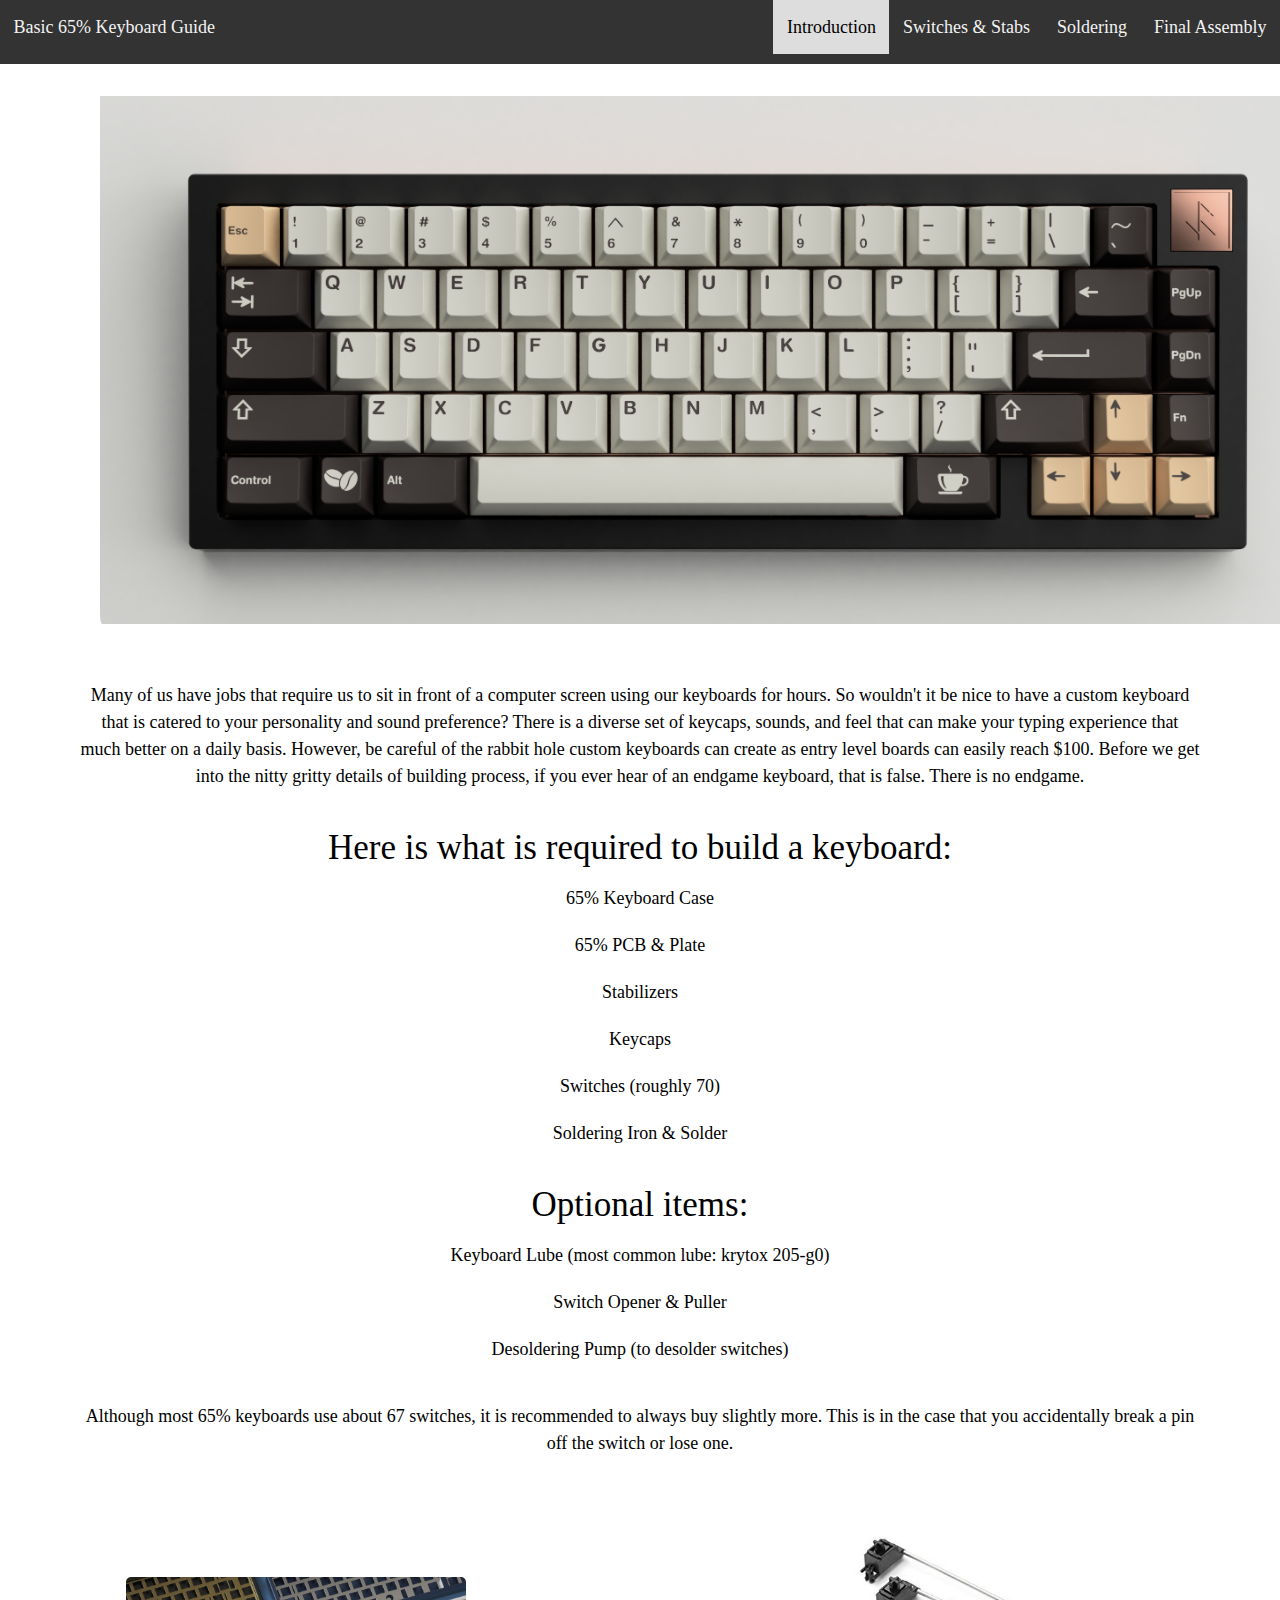
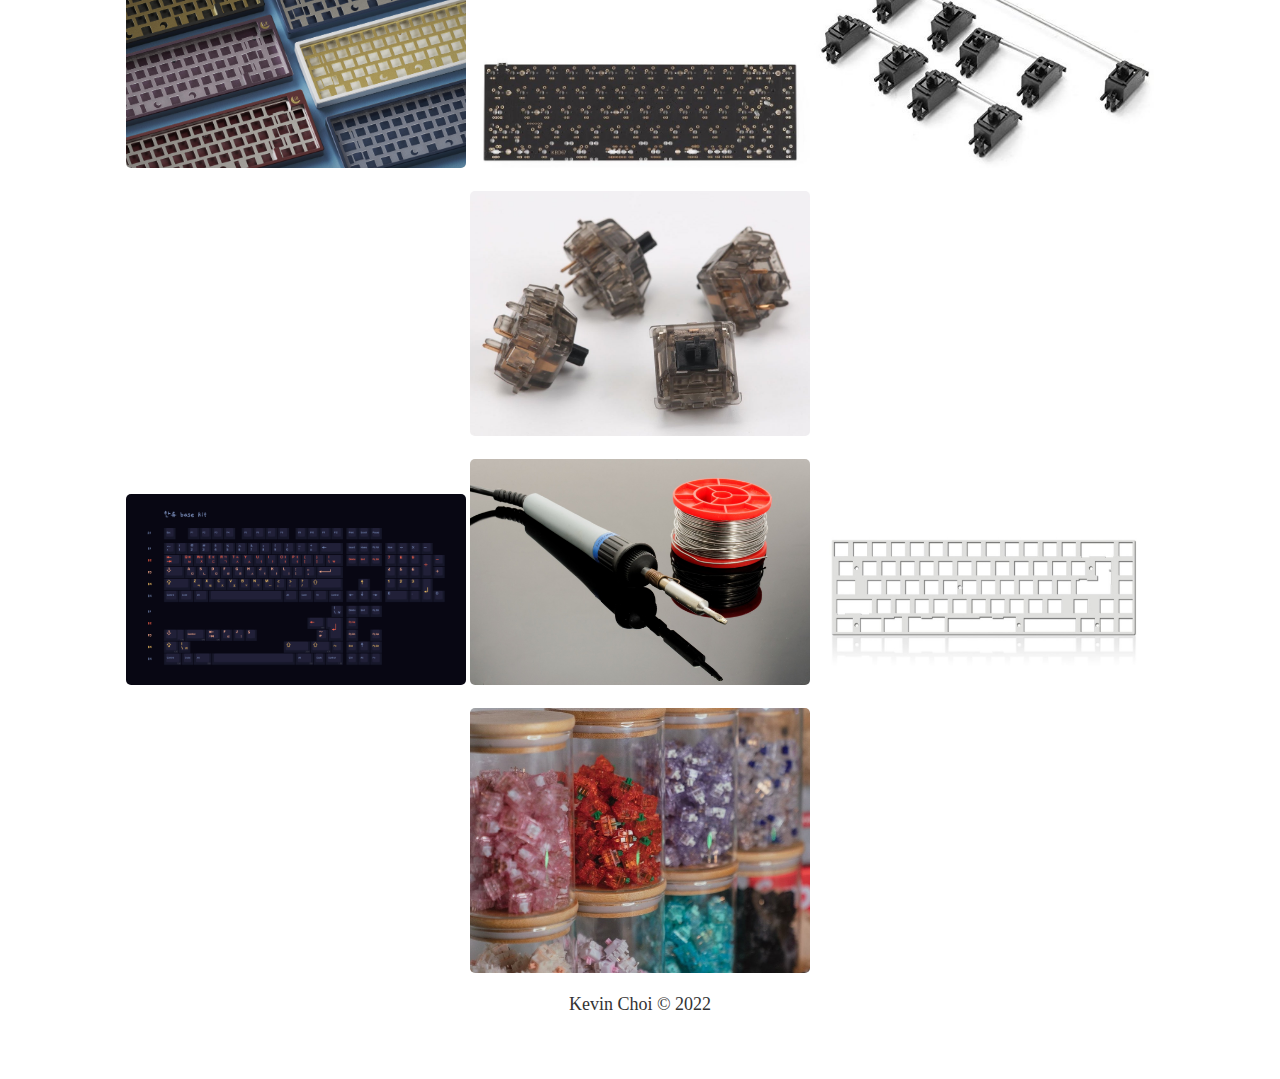
<file: index.html>
<!DOCTYPE html>
<html lang="en">
<head>
	<meta charset="UTF-8">
	<meta name="viewport" content="width=device-width, initial-scale=1.0">
	<link rel="icon" href="images/favicon.ico">
	<link rel="stylesheet" href="css/html5reset.css">
	<link rel="stylesheet" href="css/style.css">
	
	<title>Introduction</title>
</head>
<body>
	<header>
		<nav>
			<ul>
				<li><a href = "assembly.html">Final Assembly</a></li>
				<li><a href = "soldering.html">Soldering</a></li>
				<li><a href = "switches.html">Switches & Stabs</a></li>
				<li class="current"><a>Introduction</a></li>
				<li class ="corner"><a>Basic 65% Keyboard Guide</a></li>
			</ul>
		</nav>
	</header>
	<main id="intro">
		<div class="page">
			<p><img src = "images/iron.png" class = "mainphoto" alt ="rectangular keyboard with cafe style keycaps and a runic badge"></p>
		</div>
		<div class = "page">
			<p>Many of us have jobs that require us to sit in front of a computer screen using
				our keyboards for hours. So wouldn't it be nice to have a custom keyboard that is
				catered to your personality and sound preference? There is a diverse set of keycaps, 
				sounds, and feel that can make your typing experience that much better on a daily basis.
				However, be careful of the rabbit hole custom keyboards can create as entry level boards 
				can easily reach $100. Before we get into the nitty gritty details of building process,
				if you ever hear of an endgame keyboard, that is false. There is no endgame.
			</p>
		</div>
		<div class="page">
			<h1>Here is what is required to build a keyboard:</h1>
		</div>
		<div class="page">
			<p>65% Keyboard Case</p>
			<p>65% PCB & Plate</p>
			<p>Stabilizers</p>
			<p>Keycaps</p>
			<p>Switches (roughly 70)</p>
			<p>Soldering Iron & Solder</p>
		</div>
		<div class="page">
			<h1>Optional items:</h1>
		</div>
		<div class="page">
			<p>Keyboard Lube (most common lube: krytox 205-g0)</p>
			<p>Switch Opener & Puller</p>
			<p>Desoldering Pump (to desolder switches)</p>
		</div>
		
		<p>
		Although most 65% keyboards use about 67 switches, it is recommended to always 
		buy slightly more. This is in the case that you accidentally break a pin off the switch or lose one.
		</p>
		<div class="gallery">
			<img src = "images/nemui.jpeg" alt="white red blue and black hollow keyboard cases"/>
			<img src = "images/pcb.jpeg" alt="65% black pcb example" />
			<img src = "images/stab.jpeg" alt="Black stabilizer example"/>
			<img src = "images/blackinks.jpeg" alt = "Black ink Switch"/>
		</div>
		<div class="gallery">
			<img src = "images/keycaps.png" alt="blue keycaps with hagul/english colored alphas"/>
			<img src = "images/solder.jpeg" alt="grey soldering iron and solder"/>
			<img src = "images/plate.jpeg" alt="65% silver plate example"/>
			<img src = "images/switch.jpeg" alt="keyboard switches in containers"/>
		</div> 
	</main>	
	<footer>
		<p>Kevin Choi &copy; 2022</p>
	</footer>
</body>
</html>
</file>
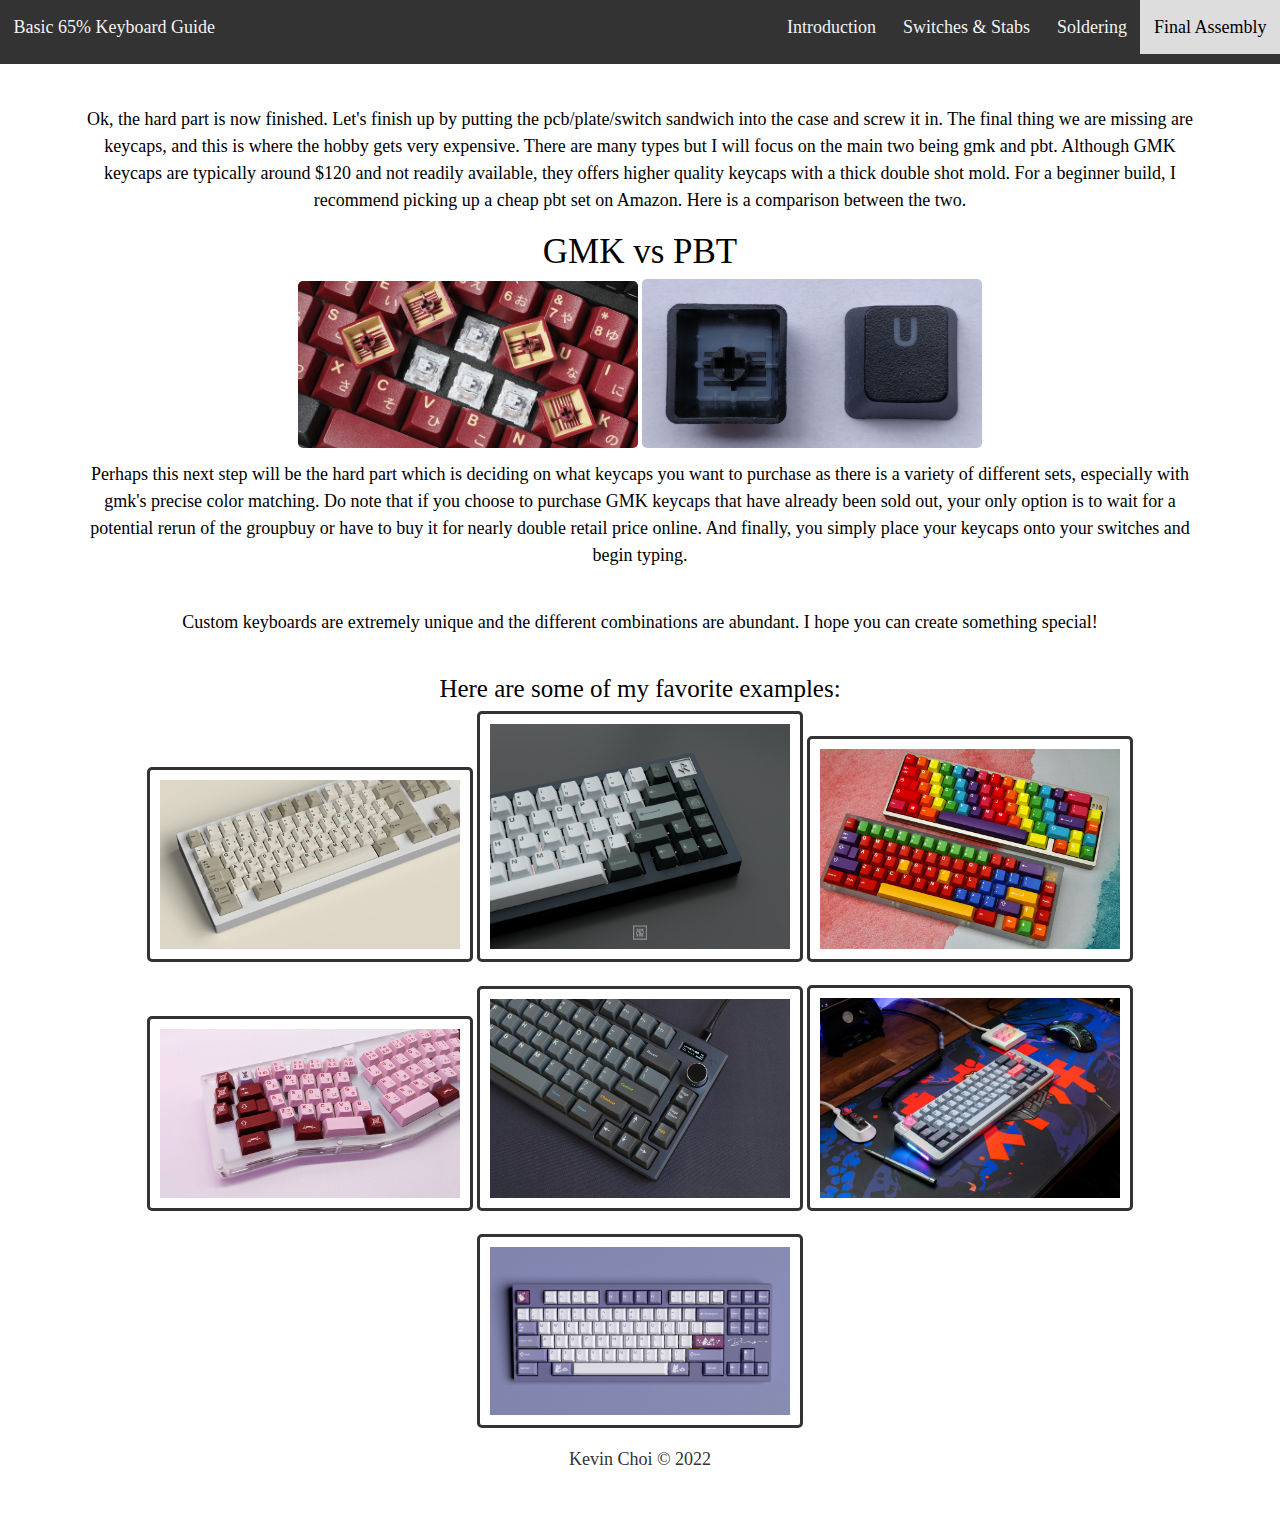
<file: assembly.html>
<!DOCTYPE html>
<html lang="en">
<head>
	<!--  TIP 
	You will find any errors from the head section using the console. -->
	<meta charset="UTF-8">
	<meta name="viewport" content="width=device-width, initial-scale=1.0">
	<link rel="icon" href="images/favicon.ico">
	<link rel="stylesheet" href="css/html5reset.css">
	<link rel="stylesheet" href="css/style.css">
	<title>The Finale</title>
</head>
<body>
	<header>
		<nav>
			<ul>
				<li class = "current"><a>Final Assembly</a></li>
				<li><a href = "soldering.html">Soldering</a></li>
				<li><a href = "switches.html">Switches & Stabs</a></li>
				<li><a href = "index.html" >Introduction</a></li>
				<li class ="corner"><a>Basic 65% Keyboard Guide</a></li>
			</ul>
		</nav>
	</header>
	<main>
	<div class="assemblyp1">
		<p> Ok, the hard part is now finished. Let's finish up by putting the pcb/plate/switch sandwich
			into the case and screw it in. The final thing we are missing are keycaps, and this is where
			the hobby gets very expensive. There are many types but I will focus on the main two being gmk
			and pbt. Although GMK keycaps are typically around $120 and not readily available, they offers 
			higher quality keycaps with a thick double shot mold. For a beginner build, I recommend picking
			up a cheap pbt set on Amazon. Here is a comparison between the two. 
		</p>
		<h1>GMK vs PBT</h1>
	</div>
	<div class="gallery">
		<img src = "images/gmk.jpeg" alt="flipped red gmk keycaps"/>
		<img src = "images/pbt.jpeg" alt="flipped black pbt keycaps"/>
	</div>
	<div class="page">
		<p> Perhaps this next step will be the hard part which is deciding on what keycaps you want to
			purchase as there is a variety of different sets, especially with gmk's precise color matching.
			Do note that if you choose to purchase GMK keycaps that have already been sold out, your only
			option is to wait for a potential rerun of the groupbuy or have to buy it for nearly double
			retail price online. And finally, you simply place your keycaps onto your switches and begin 
			typing.
		</p>
	</div>
	<div class="page">
		<p> Custom keyboards are extremely unique and the different combinations are abundant.
			I hope you can create something special! 
		</p>
	</div>
	<h2>Here are some of my favorite examples:</h2>
	<div class="finalgallery">
		<img src = "images/arabic.jpeg" alt="silver keyboard with beige arabic/english keycaps"/>
		<img src = "images/botanical.jpeg" alt="white and green keycaps on graphite color keyboard"/>
		<img src = "images/pride.jpeg" alt="two keyboards with gmk pride a rainbow keycap set"/>
		<img src = "images/alice.jpeg" alt="red and pink keycaps with hiragana/english alphas"/>
		<img src = "images/satisfaction75.jpeg" alt="Grey keyboard with grey keycaps and a rotating knob"/>
		<img src = "images/space65.jpeg" alt="grey keyboard with grey and dark blue keycaps on a mousepad"/>
		<img src = "images/tuzi.png" alt="purple keyboard with white and purple keycaps"/>
	</div>
	</main>
	<footer>
		<p>Kevin Choi &copy; 2022</p>
	</footer>
</body>
</html>
</file>
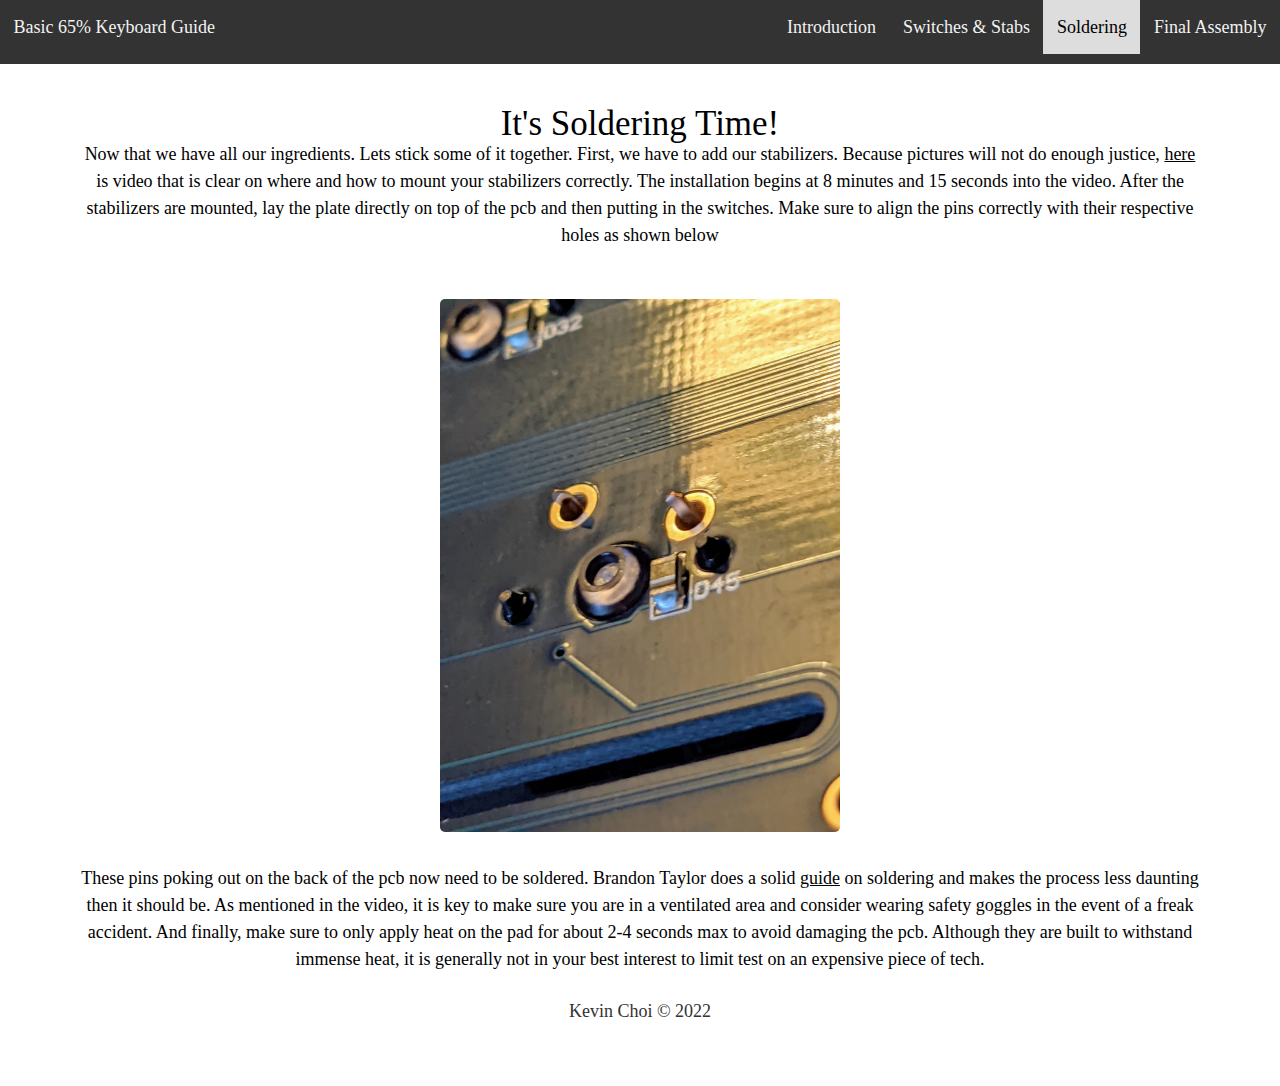
<file: soldering.html>
<!DOCTYPE html>
<html lang="en">
<head>
	<meta charset="UTF-8">
	<meta name="viewport" content="width=device-width, initial-scale=1.0">
	<link rel="icon" href="images/favicon.ico">
	<link rel="stylesheet" href="css/html5reset.css">
	<link rel="stylesheet" href="css/style.css">
	<title>Soldering</title>
</head>
<body>
	<header>
		<nav>
			<ul>
				<li><a href = "assembly.html">Final Assembly</a></li>
				<li class="current"><a>Soldering</a></li>
				<li><a href = "switches.html">Switches & Stabs</a></li>
				<li><a href = "index.html">Introduction</a></li>
				<li class ="corner"><a>Basic 65% Keyboard Guide</a></li>
			</ul>
		</nav>
	</header>
	<main>
	<div class="page" style = "padding-top: 70px;">
		<h1>It's Soldering Time!</h1>
		<p>Now that we have all our ingredients. Lets stick some of it together. First, we have to add our
        stabilizers. Because pictures will not do enough justice, 
		<a href = "https://www.youtube.com/watch?v=K_1_5oBVMqo&t=231s" target="_blank" style="text-decoration: underline;"> here</a> 
		is video that is clear on where and how to mount your stabilizers correctly. The 
        installation begins at 8 minutes and 15 seconds into the video. After the stabilizers are 
        mounted, lay the plate directly on top of the pcb and then putting in the switches. Make sure
        to align the pins correctly with their respective holes as shown below</p>
	</div>
	<div class="page">
     <img src = "images/pins.webp" alt="65% black pcb example"/>
	</div>
	<p>These pins poking out on the back of the pcb now need to be soldered. Brandon Taylor does a solid
        <a href = "https://www.youtube.com/watch?v=d4ujz-noZKk" target="_blank" style="text-decoration: underline;">guide</a> on soldering and makes 
        the process less daunting then it should be. As mentioned in the video, it is key to make sure
        you are in a ventilated area and consider wearing safety goggles in the event of a freak accident.
        And finally, make sure to only apply heat on the pad for about 2-4 seconds max to avoid
        damaging the pcb. Although they are built to withstand immense heat, it is generally not in your
        best interest to limit test on an expensive piece of tech.
    </p>
	</main>
	<footer>
		<p>Kevin Choi &copy; 2022</p>
	</footer>
</body>
</html>
</file>
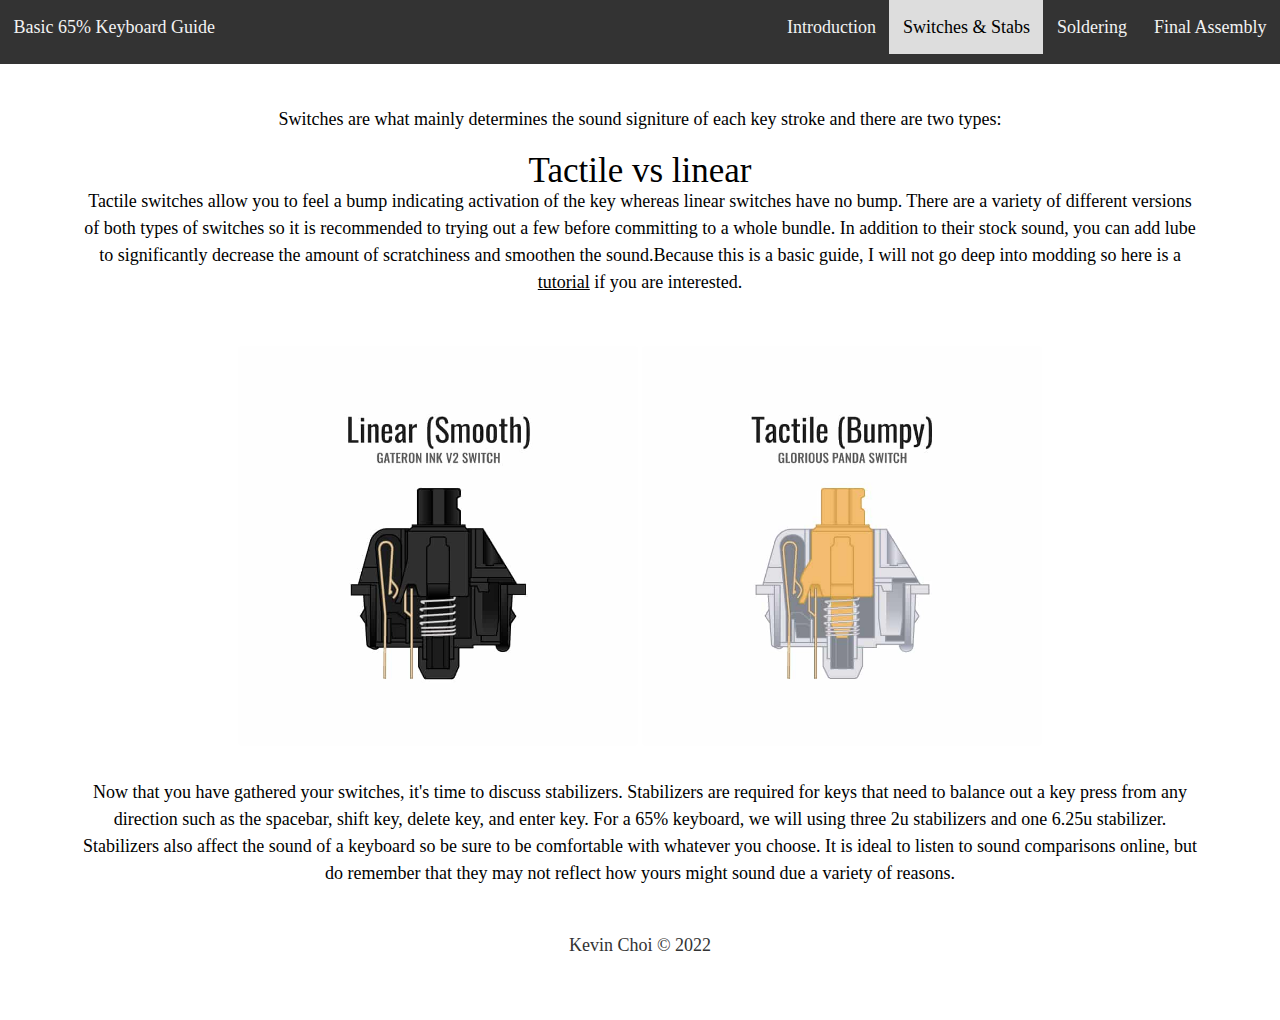
<file: switches.html>
<!DOCTYPE html>
<html lang="en">
<head>
	<meta charset="UTF-8">
	<meta name="viewport" content="width=device-width, initial-scale=1.0">
	<link rel="icon" href="images/favicon.ico">
	<link rel="stylesheet" href="css/html5reset.css">
	<link rel="stylesheet" href="css/style.css">
	
	<title>Switches and Stabs</title>
</head>
<body>
	<header>
		<nav>
			<ul>
				<li><a href = "assembly.html">Final Assembly</a></li>
				<li><a href = "soldering.html">Soldering</a></li>
				<li class="current"><a>Switches & Stabs</a></li>
				<li><a href = "index.html">Introduction</a></li>
				<li class ="corner"><a>Basic 65% Keyboard Guide</a></li>
			</ul>
		</nav>
	</header>
	<main>
		<div class="page" style = "padding-top: 70px;">
            <p>Switches are what mainly determines the sound signiture of each key stroke and there are two types: </p>
			<h1>Tactile vs linear</h1>
			<p>Tactile switches allow you to feel a bump indicating activation of the key whereas linear switches have no bump. There are 
				a variety of different versions of both types of switches so it is recommended to trying out a few before committing 
				to a whole bundle. In addition to their stock sound, you can add lube to significantly decrease the amount of scratchiness and smoothen 
                the sound.Because this is a basic guide, I will not go deep into modding so here is a 
				<a href ="https://www.youtube.com/watch?v=usNx1_d0HbQ" target="_blank" style="text-decoration: underline;">tutorial</a> if you are interested.</p>
		</div>
		<div class="page">
			<img src = "images/linear.jpeg" alt="black linear switch example" style="max-width: 400px"/>
			<img src = "images/tactile.jpeg" alt="clear and orange switch example" style="max-width: 400px"/>
		</div>
		<div class="page">
            <p> Now that you have gathered your switches, it's time to discuss stabilizers.
                Stabilizers are required for keys that need to balance out a key press from any 
                direction such as the spacebar, shift key, delete key, and enter key. 
                For a 65% keyboard, we will using three 2u stabilizers and
                one 6.25u stabilizer. Stabilizers also affect the sound of a keyboard so be sure to
                be comfortable with whatever you choose. It is ideal to listen to sound comparisons 
                online, but do remember that they may not reflect how yours might sound due a variety 
				of reasons.
            </p>
		</div>
	</main>
	<footer>
		<p>Kevin Choi &copy; 2022</p>
	</footer>
</body>
</html>
</file>
<file: css/style.css>
body {
    background-color: #FFFFFF;
    background-size: cover; 
    background-attachment: fixed;
    text-align: center;
    margin-bottom: 4vh;
    width: 100vw;
    align-items: center;
    align-content: center;
    overflow-x: hidden;
}
main {
    padding-top: 4vh;
}
nav {
    font-size: 2vh;
    overflow: hidden;
    background-color: #333;
    position: fixed; /* Set the navbar to fixed position */
    top: 0; /* Position the navbar at the top of the page */
    width: 100%;
}
nav li {
    float: right;
    display: block;
    color: #f2f2f2;
    text-align: center;
    padding: 2vh 1.5vh;
    text-decoration: none;
}
nav li:hover {
    background: #ddd;
    color: black;
}
.current{
    background: #ddd;
    color: black;
}
.corner {
    float: left;
}
.corner:hover {
    color: #f2f2f2;
    background: #333;
}
img:hover:nth-child(2n) {
    opacity: 0.3;
    filter: alpha(opacity=30);
}
a {
    color: inherit;
    text-decoration: none;
}
img {
    width: 400px;
    margin-top: 10px;
    margin-bottom: 10px;
    border-radius: 5px;
}
.gallery img{
    border: hidden 100px;
    width: 340px;
    margin-top: 10px;
    margin-bottom: 10px;
    border-radius: 5px;
}
.finalgallery img{
    border: solid 3px #333;
    width: 300px;
    padding: 10px;
    margin-top: 10px;
    margin-bottom: 10px;
    border-radius: 5px;
}
.mainphoto {
    width: 1230px; 
    border: hidden 1px;
    border-radius: 12px;
    margin-left: 10px;
    margin-right: 10px;
    padding-left: 10px;
    padding-right: 10px;
    padding-top: 50px;
}
ul > li {
    list-style-type: none;
    display: inline-block;
    margin-bottom: 10px;
}
p {
    margin:auto;
    line-height: 3vh;
    font-size: 2vh;
    overflow: hidden;
    padding-bottom: 20px;
    padding-left: 80px;
    padding-right: 80px
}
.page {
    width: 100vw;
    background-color: rgba(255, 255, 255, 0.8);
    margin-bottom: 20px;
}
h1 {
    font-size:35px
}
h2 {
    font-size: 25px;
}
.assemblyp1 {
    padding-top: 70px;
}
footer {
    
    text-align: center;
    padding: 5px;
    color: #333;

}
</file>
